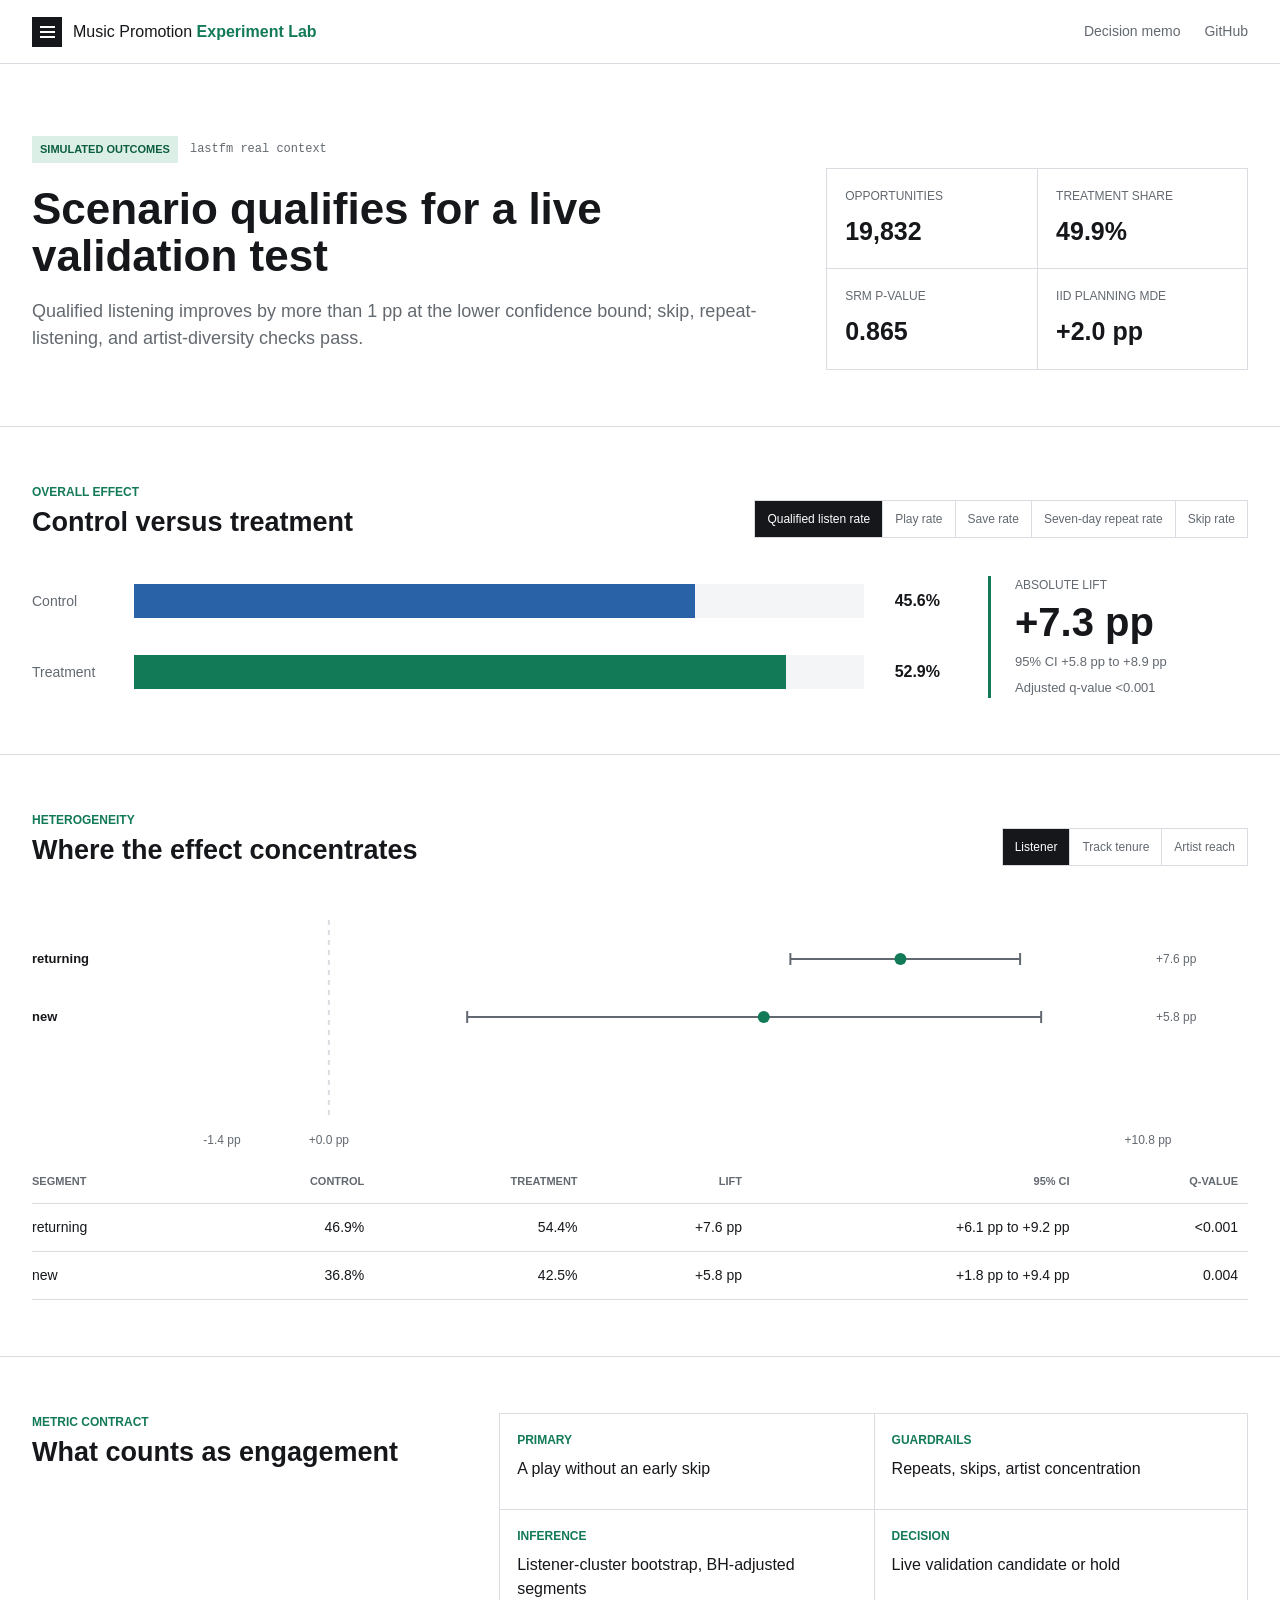
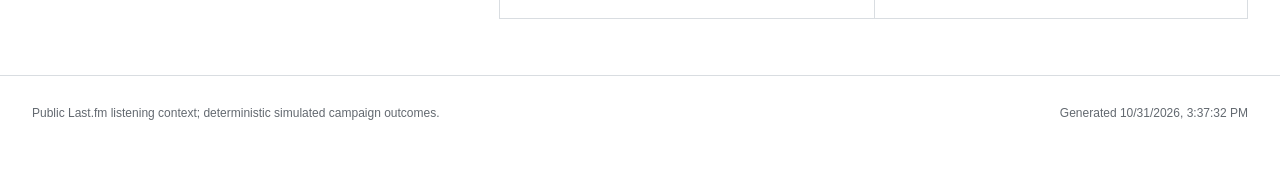
<file: docs/index.html>
<!doctype html>
<html lang="en">
  <head>
    <meta charset="utf-8">
    <meta name="viewport" content="width=device-width, initial-scale=1">
    <meta name="description" content="A product experiment measuring the quality of music promotion.">
    <title>Music Promotion Experiment Lab</title>
    <link rel="stylesheet" href="styles.css">
  </head>
  <body>
    <header class="topbar">
      <a class="brand" href="#overview" aria-label="Music Promotion Experiment Lab home">
        <span class="brand-mark" aria-hidden="true"><span></span></span>
        <span>Music Promotion <strong>Experiment Lab</strong></span>
      </a>
      <nav aria-label="Project links">
        <a href="memo.html">Decision memo</a>
        <a href="https://github.com/nikhildinesharora/music-promotion-experiment-lab">GitHub</a>
      </nav>
    </header>

    <main>
      <section class="overview" id="overview" aria-labelledby="decision-title">
        <div class="decision-copy">
          <div class="eyebrow-row">
            <span class="status-pill">SIMULATED OUTCOMES</span>
            <span id="source-mode" class="source-label"></span>
          </div>
          <h1 id="decision-title">Loading experiment decision...</h1>
          <p id="decision-rationale"></p>
        </div>
        <dl class="experiment-health" aria-label="Experiment health">
          <div><dt>Opportunities</dt><dd id="opportunity-count">0</dd></div>
          <div><dt>Treatment share</dt><dd id="treatment-share">0%</dd></div>
          <div><dt>SRM p-value</dt><dd id="srm-value">0.000</dd></div>
          <div><dt>IID planning MDE</dt><dd id="mde-value">0.0 pp</dd></div>
        </dl>
      </section>

      <section class="metric-band" aria-labelledby="metric-heading">
        <div class="section-heading">
          <div>
            <p class="section-kicker">Overall effect</p>
            <h2 id="metric-heading">Control versus treatment</h2>
          </div>
          <div class="segmented-control" id="metric-control" aria-label="Metric"></div>
        </div>

        <div class="metric-layout">
          <div class="rate-comparison" id="rate-comparison" aria-live="polite"></div>
          <div class="effect-readout">
            <p>Absolute lift</p>
            <strong id="effect-value">0.0 pp</strong>
            <span id="effect-ci">95% CI 0.0 to 0.0 pp</span>
            <span id="effect-q">Adjusted q-value 0.000</span>
          </div>
        </div>
      </section>

      <section class="segment-band" aria-labelledby="segment-heading">
        <div class="section-heading">
          <div>
            <p class="section-kicker">Heterogeneity</p>
            <h2 id="segment-heading">Where the effect concentrates</h2>
          </div>
          <div class="segmented-control" id="dimension-control" aria-label="Segment dimension"></div>
        </div>
        <div class="forest-wrap">
          <svg id="forest-plot" role="img" aria-label="Segment treatment effects with confidence intervals"></svg>
        </div>
        <div class="table-scroll">
          <table>
            <thead>
              <tr>
                <th scope="col">Segment</th>
                <th scope="col">Control</th>
                <th scope="col">Treatment</th>
                <th scope="col">Lift</th>
                <th scope="col">95% CI</th>
                <th scope="col">q-value</th>
              </tr>
            </thead>
            <tbody id="segment-table"></tbody>
          </table>
        </div>
      </section>

      <section class="method-band" aria-labelledby="method-heading">
        <div>
          <p class="section-kicker">Metric contract</p>
            <h2 id="method-heading">What counts as engagement</h2>
        </div>
        <div class="method-grid">
          <p><strong>Primary</strong><span>A play without an early skip</span></p>
          <p><strong>Guardrails</strong><span>Repeats, skips, artist concentration</span></p>
          <p><strong>Inference</strong><span>Listener-cluster bootstrap, BH-adjusted segments</span></p>
          <p><strong>Decision</strong><span>Live validation candidate or hold</span></p>
        </div>
      </section>
    </main>

    <footer>
      <p>Public Last.fm listening context; deterministic simulated campaign outcomes.</p>
      <p id="generated-at"></p>
    </footer>

    <script src="data.js"></script>
    <script src="dashboard.js"></script>
  </body>
</html>
</file>
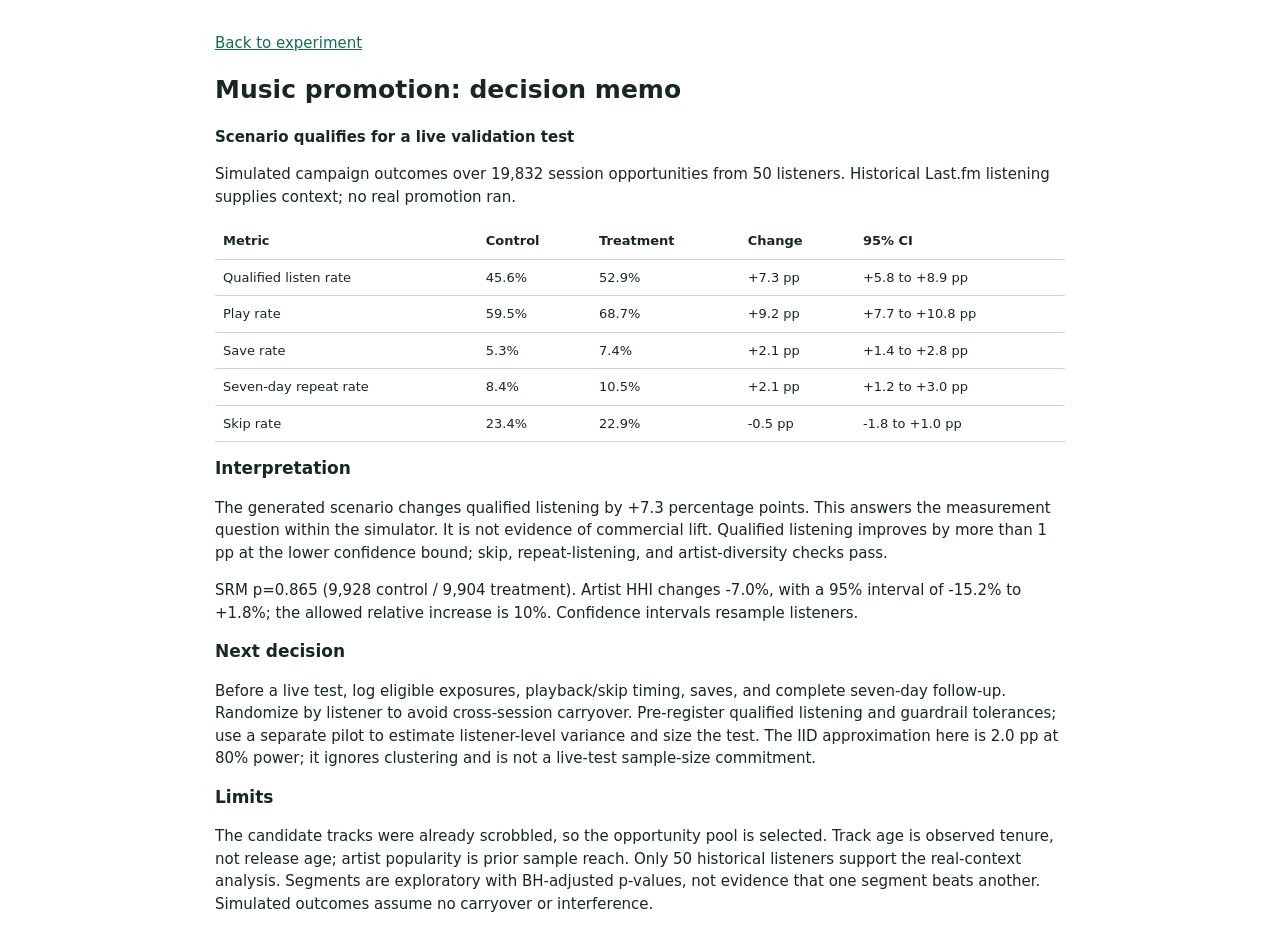
<file: docs/memo.html>
<!doctype html><html lang="en"><meta charset="utf-8">
<meta name="viewport" content="width=device-width,initial-scale=1">
<title>Decision memo | Music Promotion Experiment Lab</title>
<style>body{font:15px/1.5 system-ui;color:#192723;max-width:850px;margin:32px auto;padding:0 20px}
h1{font-size:25px}h2{font-size:17px;margin-bottom:6px}
table{border-collapse:collapse;width:100%;font-size:13px}
td,th{padding:8px;border-bottom:1px solid #cbd5d1;text-align:left}a{color:#176b50}
.table-wrap{overflow-x:auto}@media print{@page{size:letter;margin:0.5in}
nav{display:none}body{font-size:11px;line-height:1.4;margin:0;padding:0}
h1{font-size:21px}table{font-size:10px}}</style>
<nav><a href="index.html">Back to experiment</a></nav>
<h1>Music promotion: decision memo</h1><p><strong>Scenario qualifies for a live validation test</strong></p>
<p>Simulated campaign outcomes over 19,832 session opportunities from 50 listeners. Historical Last.fm listening supplies context; no real promotion ran.</p><div class="table-wrap"><table><tr><th>Metric</th><th>Control</th><th>Treatment</th><th>Change</th><th>95% CI</th></tr><tr><td>Qualified listen rate</td><td>45.6%</td><td>52.9%</td><td>+7.3 pp</td><td>+5.8 to +8.9 pp</td></tr><tr><td>Play rate</td><td>59.5%</td><td>68.7%</td><td>+9.2 pp</td><td>+7.7 to +10.8 pp</td></tr><tr><td>Save rate</td><td>5.3%</td><td>7.4%</td><td>+2.1 pp</td><td>+1.4 to +2.8 pp</td></tr><tr><td>Seven-day repeat rate</td><td>8.4%</td><td>10.5%</td><td>+2.1 pp</td><td>+1.2 to +3.0 pp</td></tr><tr><td>Skip rate</td><td>23.4%</td><td>22.9%</td><td>-0.5 pp</td><td>-1.8 to +1.0 pp</td></tr></table></div>
<h2>Interpretation</h2><p>The generated scenario changes qualified listening by +7.3 percentage points. This answers the measurement question within the simulator. It is not evidence of commercial lift. Qualified listening improves by more than 1 pp at the lower confidence bound; skip, repeat-listening, and artist-diversity checks pass.</p><p>SRM p=0.865 (9,928 control / 9,904 treatment). Artist HHI changes -7.0%, with a 95% interval of -15.2% to +1.8%; the allowed relative increase is 10%. Confidence intervals resample listeners.</p>
<h2>Next decision</h2><p>Before a live test, log eligible exposures, playback/skip timing, saves, and complete seven-day follow-up. Randomize by listener to avoid cross-session carryover. Pre-register qualified listening and guardrail tolerances; use a separate pilot to estimate listener-level variance and size the test. The IID approximation here is 2.0 pp at 80% power; it ignores clustering and is not a live-test sample-size commitment.</p>
<h2>Limits</h2><p>The candidate tracks were already scrobbled, so the opportunity pool is selected. Track age is observed tenure, not release age; artist popularity is prior sample reach. Only 50 historical listeners support the real-context analysis. Segments are exploratory with BH-adjusted p-values, not evidence that one segment beats another. Simulated outcomes assume no carryover or interference.</p></html>
</file>
<file: docs/styles.css>
:root {
  color-scheme: light;
  --ink: #15171a;
  --muted: #636970;
  --line: #d9dde1;
  --surface: #ffffff;
  --soft: #f3f5f6;
  --green: #137a57;
  --green-soft: #dcefe7;
  --blue: #2962a6;
  --orange: #b95a22;
  --danger: #a33a3a;
  font-family: Inter, ui-sans-serif, -apple-system, BlinkMacSystemFont, "Segoe UI", sans-serif;
  font-synthesis: none;
  letter-spacing: 0;
}

* { box-sizing: border-box; }

html { scroll-behavior: smooth; }

body {
  margin: 0;
  background: var(--surface);
  color: var(--ink);
  font-size: 16px;
  line-height: 1.5;
}

a { color: inherit; }

.topbar {
  align-items: center;
  background: var(--surface);
  border-bottom: 1px solid var(--line);
  display: flex;
  justify-content: space-between;
  min-height: 64px;
  padding: 0 32px;
  position: sticky;
  top: 0;
  z-index: 10;
}

.brand {
  align-items: center;
  display: inline-flex;
  gap: 11px;
  text-decoration: none;
}

.brand strong { color: var(--green); }
.brand-mark { flex-shrink: 0; }
.overview > *, .metric-layout > *, .method-band > * { min-width: 0; }

.brand-mark {
  align-items: center;
  background: var(--ink);
  display: inline-flex;
  height: 30px;
  justify-content: center;
  width: 30px;
}

.brand-mark::before,
.brand-mark::after,
.brand-mark span {
  background: white;
  content: "";
  display: block;
  height: 2px;
  position: absolute;
  width: 15px;
}

.brand-mark::before { transform: translateY(-5px); }
.brand-mark::after { transform: translateY(5px); }

nav { display: flex; gap: 24px; }
nav a { color: var(--muted); font-size: 14px; text-decoration: none; }
nav a:hover, nav a:focus-visible { color: var(--ink); text-decoration: underline; }

main > section { border-bottom: 1px solid var(--line); }

.overview {
  display: grid;
  gap: 56px;
  grid-template-columns: minmax(0, 1.4fr) minmax(360px, 0.8fr);
  margin: 0 auto;
  max-width: 1280px;
  padding: 72px 32px 56px;
}

.eyebrow-row { align-items: center; display: flex; flex-wrap: wrap; gap: 12px; }

.status-pill {
  background: var(--green-soft);
  color: #0c5e42;
  font-size: 11px;
  font-weight: 750;
  padding: 5px 8px;
}

.source-label { color: var(--muted); font-family: ui-monospace, SFMono-Regular, Consolas, monospace; font-size: 12px; }

h1, h2, p { margin-top: 0; }

h1 {
  font-size: 44px;
  font-weight: 720;
  line-height: 1.08;
  margin-bottom: 18px;
  margin-top: 22px;
  max-width: 760px;
}

.decision-copy > p { color: var(--muted); font-size: 18px; max-width: 740px; }

.experiment-health {
  align-self: end;
  display: grid;
  grid-template-columns: 1fr 1fr;
  margin: 0;
}

.experiment-health div { border-left: 1px solid var(--line); border-top: 1px solid var(--line); min-height: 96px; padding: 18px; }
.experiment-health div:nth-child(2n) { border-right: 1px solid var(--line); }
.experiment-health div:nth-last-child(-n + 2) { border-bottom: 1px solid var(--line); }
.experiment-health dt { color: var(--muted); font-size: 12px; text-transform: uppercase; }
.experiment-health dd { font-size: 25px; font-weight: 680; margin: 8px 0 0; }

.metric-band,
.segment-band,
.method-band {
  margin: 0 auto;
  max-width: 1280px;
  min-width: 0;
  padding: 56px 32px;
  width: 100%;
}

.section-heading { align-items: end; display: flex; gap: 24px; justify-content: space-between; }
.section-heading > * { min-width: 0; }
.section-kicker { color: var(--green); font-size: 12px; font-weight: 750; margin-bottom: 5px; text-transform: uppercase; }
h2 { font-size: 27px; line-height: 1.2; margin-bottom: 0; }

.segmented-control { border: 1px solid var(--line); display: inline-flex; min-height: 38px; }
.segmented-control button {
  background: var(--surface);
  border: 0;
  border-right: 1px solid var(--line);
  color: var(--muted);
  cursor: pointer;
  font: inherit;
  font-size: 12px;
  min-height: 36px;
  padding: 7px 12px;
}
.segmented-control button:last-child { border-right: 0; }
.segmented-control button[aria-pressed="true"] { background: var(--ink); color: white; }
.segmented-control button:focus-visible { outline: 3px solid #8bb8ed; outline-offset: 2px; }

.metric-layout { display: grid; gap: 48px; grid-template-columns: minmax(0, 1fr) 260px; margin-top: 38px; }
.rate-comparison { display: grid; gap: 20px; }
.rate-row { display: grid; gap: 12px; grid-template-columns: 90px minmax(0, 1fr) 64px; align-items: center; }
.rate-label { color: var(--muted); font-size: 14px; }
.rate-track { background: var(--soft); height: 34px; overflow: hidden; position: relative; }
.rate-fill { display: block; height: 100%; min-width: 2px; transition: width 280ms ease; }
.rate-fill.control { background: var(--blue); }
.rate-fill.treatment { background: var(--green); }
.rate-value { font-variant-numeric: tabular-nums; font-weight: 680; text-align: right; }

.effect-readout { border-left: 3px solid var(--green); display: flex; flex-direction: column; justify-content: center; padding-left: 24px; }
.effect-readout p { color: var(--muted); font-size: 12px; margin-bottom: 5px; text-transform: uppercase; }
.effect-readout strong { font-size: 40px; line-height: 1.15; }
.effect-readout span { color: var(--muted); font-size: 13px; margin-top: 7px; }

.forest-wrap { margin-top: 34px; max-width: 100%; min-height: 260px; overflow-x: auto; width: 100%; }
#forest-plot { display: block; height: 280px; width: 100%; }
.axis-label { fill: var(--muted); font-size: 12px; }
.segment-label { fill: var(--ink); font-size: 13px; font-weight: 600; }
.ci-line { stroke: var(--muted); stroke-width: 2; }
.zero-line { stroke: var(--line); stroke-dasharray: 5 5; stroke-width: 2; }
.effect-dot { fill: var(--green); }
.effect-dot.uncertain { fill: var(--orange); }

.table-scroll { overflow-x: auto; }
table { border-collapse: collapse; font-size: 14px; width: 100%; }
th, td { border-bottom: 1px solid var(--line); padding: 13px 10px; text-align: right; white-space: nowrap; }
th { color: var(--muted); font-size: 11px; text-transform: uppercase; }
th:first-child, td:first-child { padding-left: 0; text-align: left; }

.method-band { align-items: start; display: grid; gap: 64px; grid-template-columns: 0.7fr 1.3fr; }
.method-grid { display: grid; grid-template-columns: 1fr 1fr; }
.method-grid p { border-left: 1px solid var(--line); border-top: 1px solid var(--line); margin: 0; min-height: 96px; padding: 17px; }
.method-grid p:nth-child(2n) { border-right: 1px solid var(--line); }
.method-grid p:nth-last-child(-n + 2) { border-bottom: 1px solid var(--line); }
.method-grid strong, .method-grid span { display: block; }
.method-grid strong { color: var(--green); font-size: 12px; text-transform: uppercase; }
.method-grid span { margin-top: 8px; }

footer { color: var(--muted); display: flex; font-size: 12px; justify-content: space-between; margin: 0 auto; max-width: 1280px; padding: 28px 32px 48px; }
footer p { margin: 0; }

@media (max-width: 860px) {
  .topbar { padding: 0 18px; }
  .topbar nav { gap: 14px; }
  .brand > span:last-child { max-width: 190px; }
  .overview { gap: 36px; grid-template-columns: minmax(0, 1fr); padding: 48px 20px 38px; }
  h1 { font-size: 36px; }
  .experiment-health { width: 100%; }
  .metric-band, .segment-band, .method-band { padding: 42px 20px; }
  .section-heading { align-items: start; flex-direction: column; }
  .segmented-control { max-width: 100%; overflow-x: auto; width: 100%; }
  .segmented-control button { flex: 0 0 auto; }
  .metric-layout { grid-template-columns: minmax(0, 1fr); }
  .effect-readout { min-height: 130px; }
  .method-band { gap: 28px; grid-template-columns: minmax(0, 1fr); }
  footer { align-items: flex-start; flex-direction: column; gap: 8px; padding: 24px 20px 40px; }
}

@media (max-width: 520px) {
  .metric-band .segmented-control { display: grid; grid-template-columns: repeat(2, minmax(0, 1fr)); }
  .metric-band .segmented-control button { border-bottom: 1px solid var(--line); white-space: normal; }
  .metric-band .segmented-control button:last-child { grid-column: 1 / -1; border-bottom: 0; }
  .topbar nav a:first-child { display: none; }
  h1 { font-size: 31px; }
  .experiment-health { grid-template-columns: 1fr; }
  .experiment-health div, .experiment-health div:nth-child(2n), .experiment-health div:nth-last-child(-n + 2) { border: 1px solid var(--line); border-bottom: 0; }
  .experiment-health div:last-child { border-bottom: 1px solid var(--line); }
  .metric-layout { gap: 28px; }
  .rate-row { grid-template-columns: 74px minmax(0, 1fr) 54px; }
  .method-grid { grid-template-columns: 1fr; }
  .method-grid p, .method-grid p:nth-child(2n), .method-grid p:nth-last-child(-n + 2) { border: 1px solid var(--line); border-bottom: 0; }
  .method-grid p:last-child { border-bottom: 1px solid var(--line); }
}

@media (prefers-reduced-motion: reduce) {
  html { scroll-behavior: auto; }
  .rate-fill { transition: none; }
}
</file>
